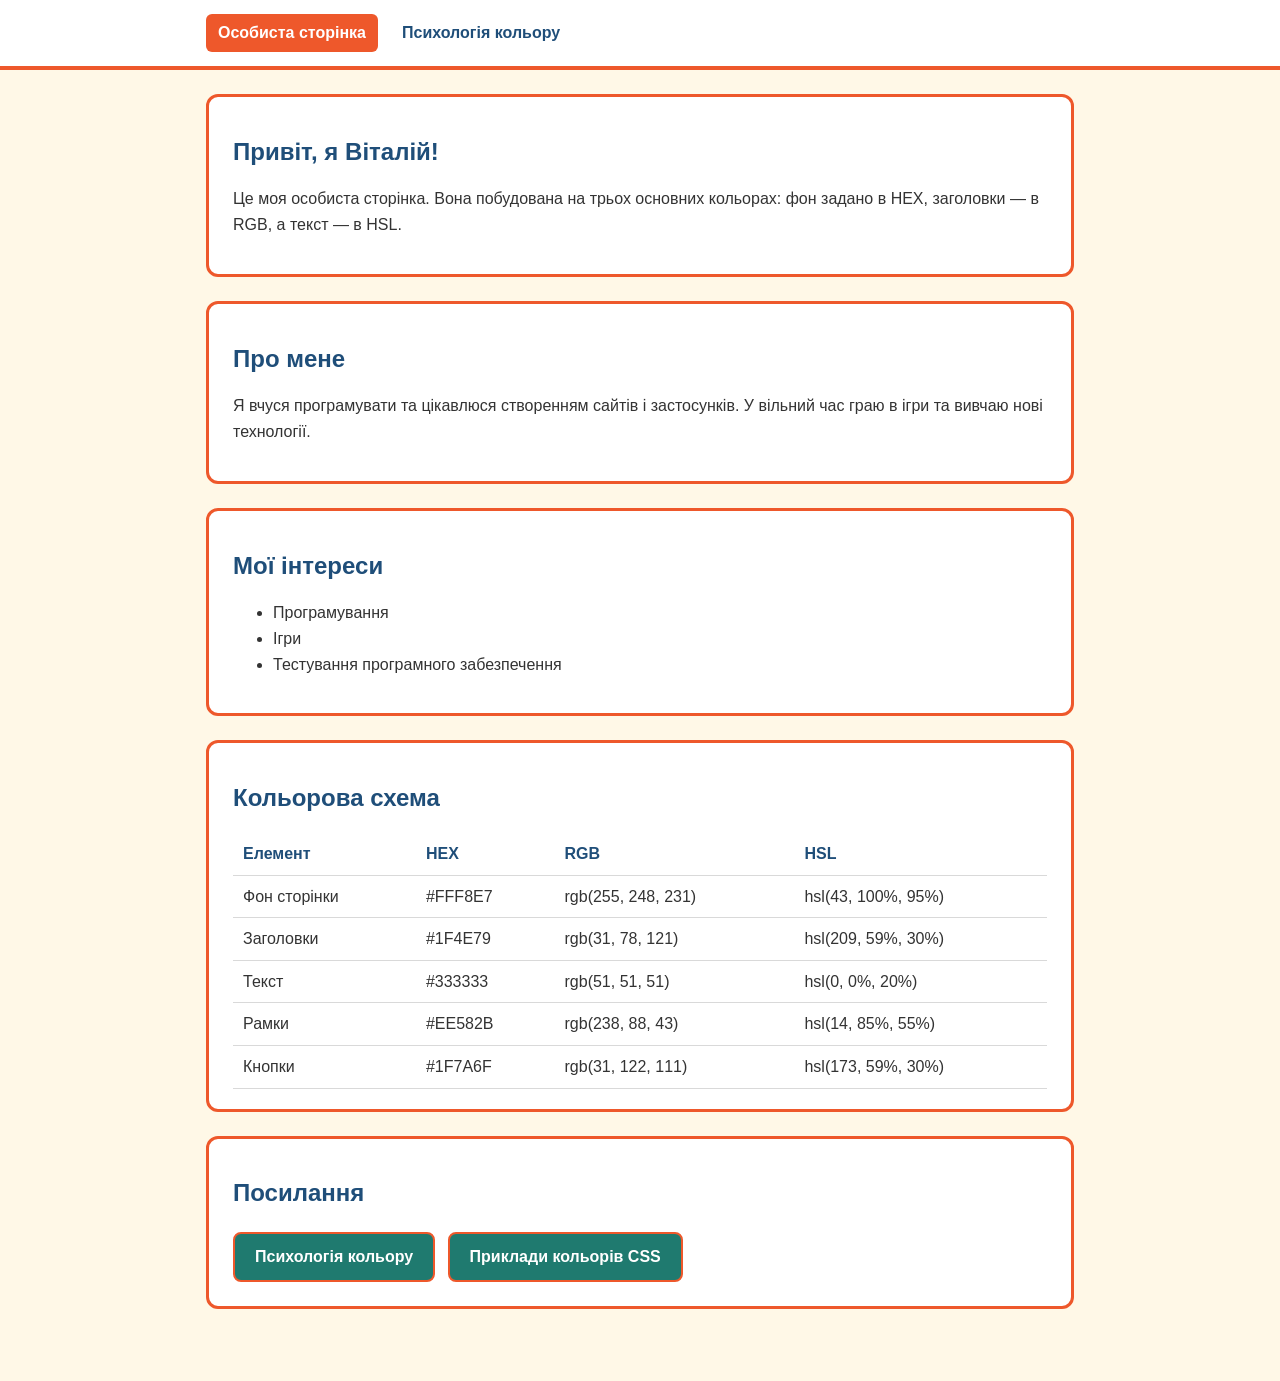
<file: index.html>
<!doctype html>
<html lang="uk">
<head>
  <meta charset="utf-8">
  <meta name="viewport" content="width=device-width, initial-scale=1">
  <title>Особиста сторінка</title>
  <link rel="stylesheet" href="style.css">
</head>
<body>
  <header class="site-header">
    <nav>
      <a href="index.html" class="active">Особиста сторінка</a>
      <a href="psychology.html">Психологія кольору</a>
    </nav>
  </header>

  <main class="container">
    <section class="card">
      <h1>Привіт, я Віталій!</h1>
      <p>Це моя особиста сторінка. Вона побудована на трьох основних кольорах:
         фон задано в HEX, заголовки — в RGB, а текст — в HSL.</p>
    </section>

    <section class="card">
      <h2>Про мене</h2>
      <p>Я вчуся програмувати та цікавлюся створенням сайтів і застосунків.
         У вільний час граю в ігри та вивчаю нові технології.</p>
    </section>

    <section class="card">
      <h2>Мої інтереси</h2>
      <ul>
        <li>Програмування</li>
        <li>Ігри</li>
        <li>Тестування програмного забезпечення</li>
      </ul>
    </section>

    <section class="card">
      <h2>Кольорова схема</h2>
      <table>
        <thead>
          <tr>
            <th>Елемент</th>
            <th>HEX</th>
            <th>RGB</th>
            <th>HSL</th>
          </tr>
        </thead>
        <tbody>
          <tr><td>Фон сторінки</td><td>#FFF8E7</td><td>rgb(255, 248, 231)</td><td>hsl(43, 100%, 95%)</td></tr>
          <tr><td>Заголовки</td><td>#1F4E79</td><td>rgb(31, 78, 121)</td><td>hsl(209, 59%, 30%)</td></tr>
          <tr><td>Текст</td><td>#333333</td><td>rgb(51, 51, 51)</td><td>hsl(0, 0%, 20%)</td></tr>
          <tr><td>Рамки</td><td>#EE582B</td><td>rgb(238, 88, 43)</td><td>hsl(14, 85%, 55%)</td></tr>
          <tr><td>Кнопки</td><td>#1F7A6F</td><td>rgb(31, 122, 111)</td><td>hsl(173, 59%, 30%)</td></tr>
        </tbody>
      </table>
    </section>

    <section class="card">
      <h2>Посилання</h2>
      <a class="button" href="psychology.html">Психологія кольору</a>
      <a class="button" href="https://w3schoolsua.github.io/css/css_colors.html">Приклади кольорів CSS</a>
    </section>
  </main>
</body>
</html>
</file>
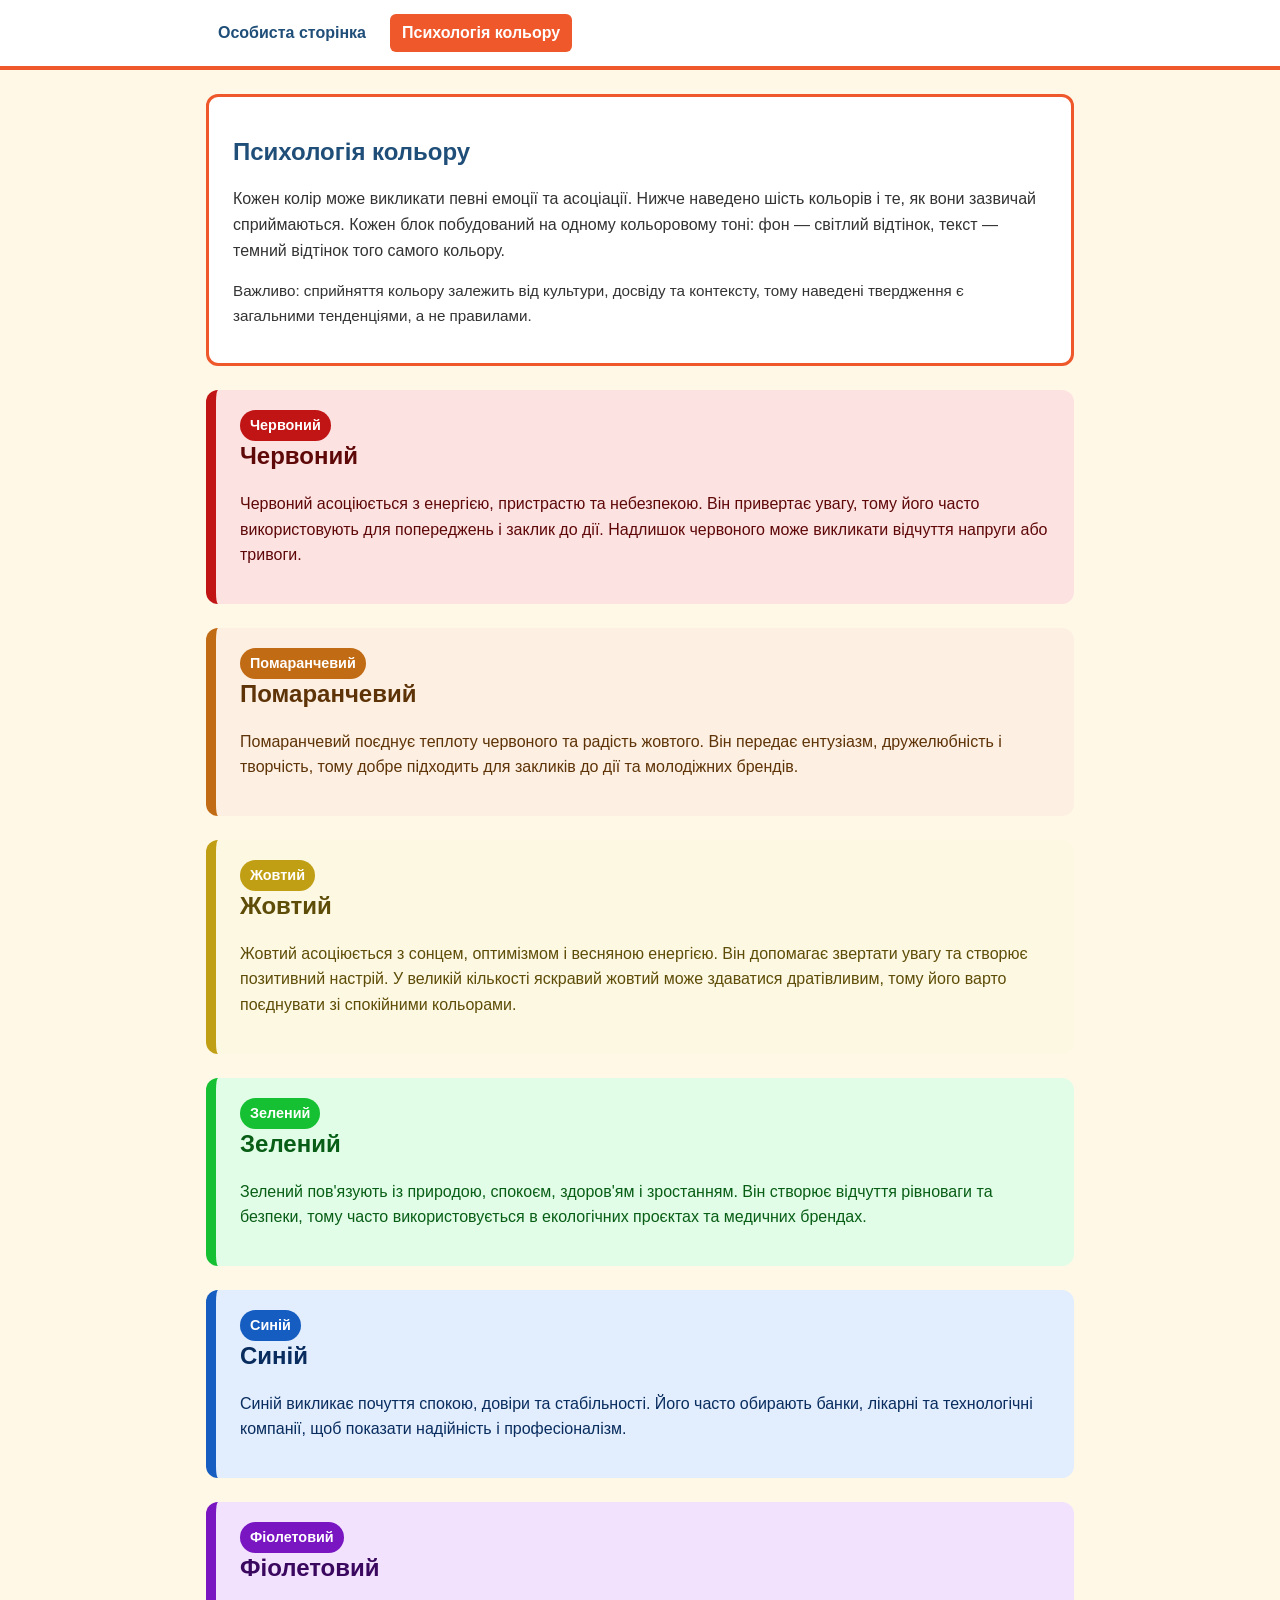
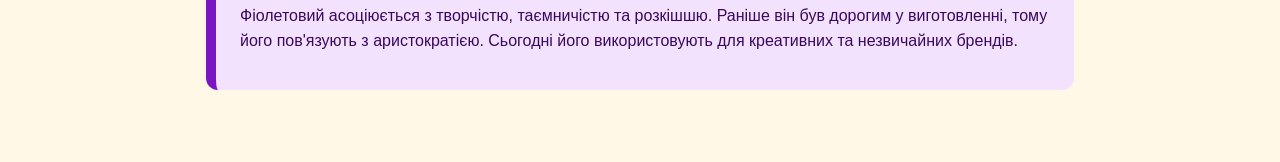
<file: psychology.html>
<!doctype html>
<html lang="uk">
<head>
  <meta charset="utf-8">
  <meta name="viewport" content="width=device-width, initial-scale=1">
  <title>Психологія кольору</title>
  <link rel="stylesheet" href="style.css">
</head>
<body>
  <header class="site-header">
    <nav>
      <a href="index.html">Особиста сторінка</a>
      <a href="psychology.html" class="active">Психологія кольору</a>
    </nav>
  </header>

  <main class="container">
    <section class="card">
      <h1>Психологія кольору</h1>
      <p>Кожен колір може викликати певні емоції та асоціації. Нижче наведено шість кольорів
         і те, як вони зазвичай сприймаються. Кожен блок побудований на одному кольоровому тоні:
         фон — світлий відтінок, текст — темний відтінок того самого кольору.</p>
      <p class="note">Важливо: сприйняття кольору залежить від культури, досвіду та контексту,
         тому наведені твердження є загальними тенденціями, а не правилами.</p>
    </section>

    <section class="color-block" style="--h: 0;">
      <span class="swatch">Червоний</span>
      <h2>Червоний</h2>
      <p>Червоний асоціюється з енергією, пристрастю та небезпекою. Він привертає увагу,
         тому його часто використовують для попереджень і заклик до дії. Надлишок червоного
         може викликати відчуття напруги або тривоги.</p>
    </section>

    <section class="color-block" style="--h: 30;">
      <span class="swatch">Помаранчевий</span>
      <h2>Помаранчевий</h2>
      <p>Помаранчевий поєднує теплоту червоного та радість жовтого. Він передає ентузіазм,
         дружелюбність і творчість, тому добре підходить для закликів до дії та
         молодіжних брендів.</p>
    </section>

    <section class="color-block" style="--h: 48;">
      <span class="swatch">Жовтий</span>
      <h2>Жовтий</h2>
      <p>Жовтий асоціюється з сонцем, оптимізмом і весняною енергією. Він допомагає
         звертати увагу та створює позитивний настрій. У великій кількості яскравий жовтий
         може здаватися дратівливим, тому його варто поєднувати зі спокійними кольорами.</p>
    </section>

    <section class="color-block" style="--h: 130;">
      <span class="swatch">Зелений</span>
      <h2>Зелений</h2>
      <p>Зелений пов'язують із природою, спокоєм, здоров'ям і зростанням. Він створює
         відчуття рівноваги та безпеки, тому часто використовується в екологічних проєктах
         та медичних брендах.</p>
    </section>

    <section class="color-block" style="--h: 215;">
      <span class="swatch">Синій</span>
      <h2>Синій</h2>
      <p>Синій викликає почуття спокою, довіри та стабільності. Його часто обирають банки,
         лікарні та технологічні компанії, щоб показати надійність і професіоналізм.</p>
    </section>

    <section class="color-block" style="--h: 275;">
      <span class="swatch">Фіолетовий</span>
      <h2>Фіолетовий</h2>
      <p>Фіолетовий асоціюється з творчістю, таємничістю та розкішшю. Раніше він був
         дорогим у виготовленні, тому його пов'язують з аристократією. Сьогодні його
         використовують для креативних та незвичайних брендів.</p>
    </section>
  </main>
</body>
</html>
</file>
<file: style.css>
/* ==========================================================
   Кольорова схема сайту
   Задання кольорів у трьох форматах: HEX, RGB, HSL
   ========================================================== */
:root {
  --bg: #FFF8E7;                 /* HEX  — фон сторінки */
  --heading: rgb(31, 78, 121);   /* RGB  — заголовки */
  --text: hsl(0, 0%, 20%);       /* HSL  — основний текст */
  --border: hsl(14, 85%, 55%);   /* HSL  — кольорові рамки */
  --button: #1F7A6F;             /* HEX  — кнопки */
  --button-text: #FFFFFF;
}

* {
  box-sizing: border-box;
}

body {
  margin: 0;
  background-color: var(--bg);   /* фон має один колір */
  color: var(--text);
  font-family: "Segoe UI", Roboto, Arial, sans-serif;
  line-height: 1.6;
}

h1, h2, h3 {
  color: var(--heading);
  line-height: 1.25;
}

a {
  color: var(--heading);
}

/* ---------- Шапка і навігація ---------- */
.site-header {
  border-bottom: 4px solid var(--border);
  background: #FFFFFF;
}

.site-header nav {
  max-width: 900px;
  margin: 0 auto;
  padding: 14px 16px;
  display: flex;
  flex-wrap: wrap;
  gap: 12px;
}

.site-header a {
  text-decoration: none;
  padding: 6px 12px;
  border-radius: 6px;
  color: var(--heading);
  font-weight: 600;
}

.site-header a.active,
.site-header a:hover {
  background: var(--border);
  color: #FFFFFF;
}

/* ---------- Контейнер і картки ---------- */
.container {
  max-width: 900px;
  margin: 0 auto;
  padding: 24px 16px 48px;
}

.card {
  background: #FFFFFF;
  border: 3px solid var(--border);   /* кольорова рамка */
  border-radius: 12px;
  padding: 20px 24px;
  margin-bottom: 24px;
}

/* ---------- Таблиця форматів кольорів ---------- */
table {
  width: 100%;
  border-collapse: collapse;
}

th, td {
  text-align: left;
  padding: 8px 10px;
  border-bottom: 1px solid hsl(0, 0%, 85%);
}

th {
  color: var(--heading);
}

/* ---------- Кнопки ---------- */
.button {
  display: inline-block;
  background: var(--button);
  color: var(--button-text);
  padding: 10px 20px;
  border: 2px solid var(--border);
  border-radius: 8px;
  font-weight: 700;
  text-decoration: none;
  margin: 4px 8px 4px 0;
  cursor: pointer;
}

.button:hover {
  background: var(--heading);
}

/* ---------- Сторінка «Психологія кольору» ---------- */
/* Кожен блок: фон і текст — один колірний тон (--h), різні відтінки */
.color-block {
  background: hsl(var(--h) 90% 94%);
  color: hsl(var(--h) 85% 20%);
  border-left: 10px solid hsl(var(--h) 80% 42%);
  border-radius: 12px;
  padding: 20px 24px;
  margin-bottom: 24px;
}

.color-block h2 {
  color: hsl(var(--h) 85% 20%);
  margin-top: 0;
}

.color-block .swatch {
  display: inline-block;
  font-size: 0.9rem;
  font-weight: 600;
  padding: 4px 10px;
  border-radius: 999px;
  background: hsl(var(--h) 80% 42%);
  color: #FFFFFF;
}

.note {
  font-size: 0.95rem;
  color: var(--text);
}

@media (max-width: 480px) {
  .card, .color-block {
    padding: 16px;
  }
  th, td {
    font-size: 0.9rem;
    padding: 6px;
  }
}
</file>
